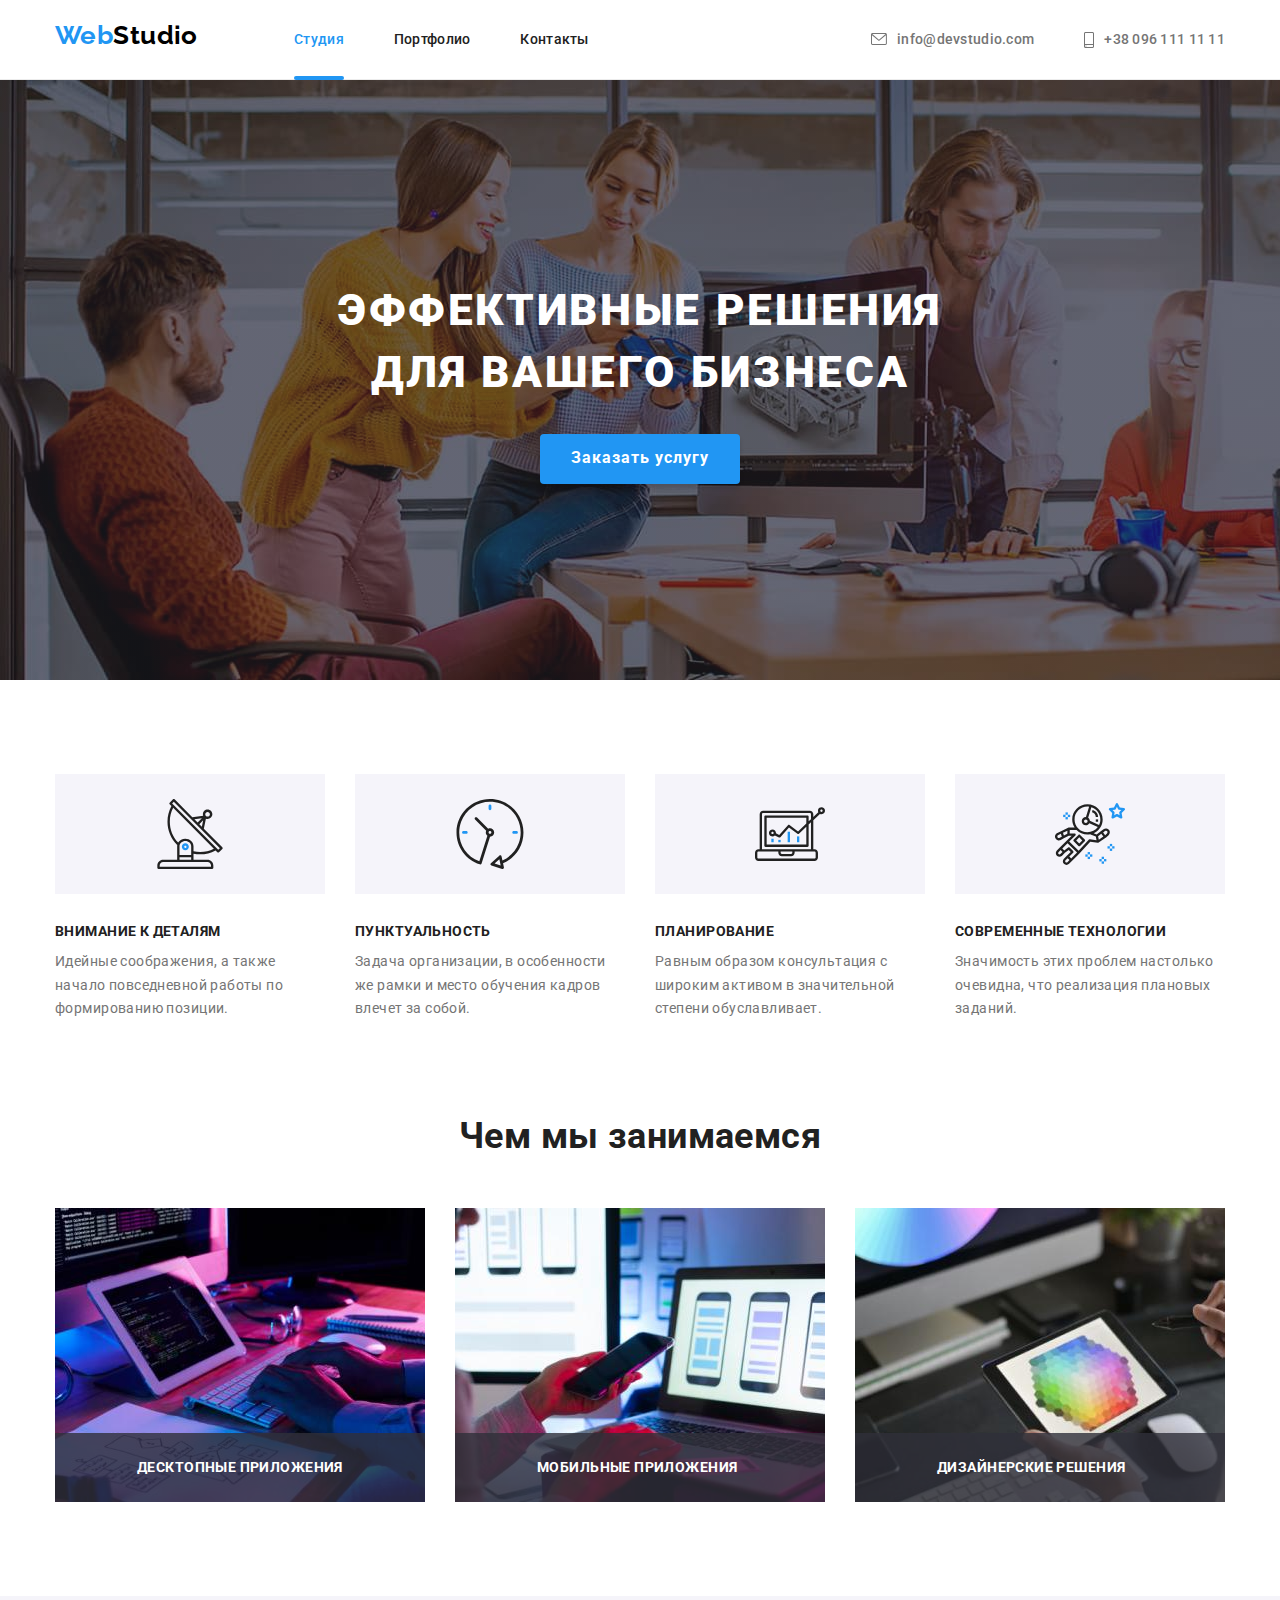
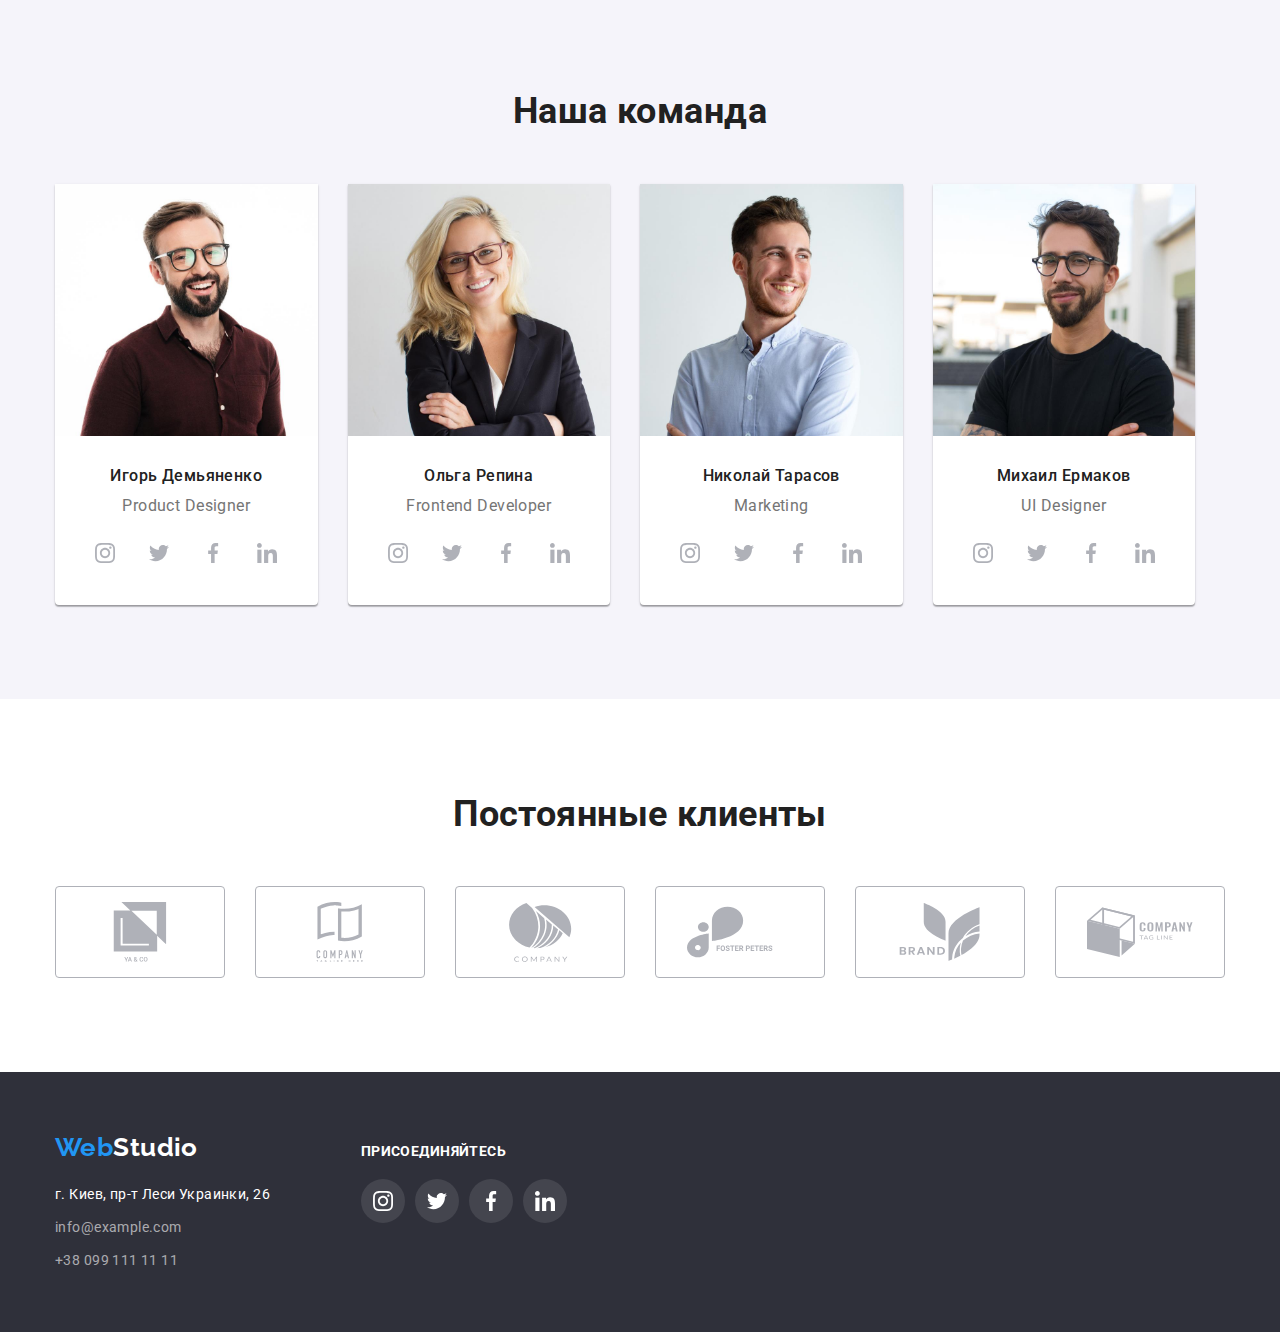
<file: index.html>
<!DOCTYPE html>
<html lang="ru">
  <head>
    <meta http-equiv="X-UA-Compatible" content="IE=edge" />
    <meta charset="UTF-8" />
    <meta name="viewport" content="width=device-width, initial-scale=1.0" />
    <title>WebStudio</title>
    <link rel="preconnect" href="https://fonts.gstatic.com" />
    <!-- Connecting Google fonts -->
    <link
      href="https://fonts.googleapis.com/css2?family=Raleway:wght@700&family=Roboto:wght@400;500;700;900&display=swap"
      rel="stylesheet"
    />
    <!-- Connecting CSS Styles -->
    <link
      rel="stylesheet"
      href="https://cdnjs.cloudflare.com/ajax/libs/modern-normalize/1.0.0/modern-normalize.min.css"
    />
    <link rel="stylesheet" href="css/styles.css" />
  </head>
  <body>
    <!-- Header -->
    <header class="page-header">
      <!-- Main navigation -->
      <div class="container">
        <nav>
          <!-- A logo is always a link -->
          <a class="link logo" href="./index.html" lang="en"
            ><span class="logo-accent">Web</span>Studio</a
          >

          <ul class="list site-nav">
            <li class="item">
              <a class="link current" href="./index.html">Студия</a>
            </li>
            <li class="item">
              <a class="link" href="./portfolio.html">Портфолио</a>
            </li>
            <li class="item"><a class="link" href="#">Контакты</a></li>
          </ul>
        </nav>

        <ul class="list site-nav-contacts">
          <li class="item">
            <a class="link contacts-link" href="mailto:info@devstudio.com">
              <svg class="email-icon" width="16" height="12">
                <use href="./images/icons/sprite.svg#icon-envelope"></use>
              </svg>
              info@devstudio.com
            </a>
          </li>
          <li class="item">
            <a class="link contacts-link" href="tel:+380961111111">
              <svg class="smartphone-icon" width="10" height="16">
                <use href="./images/icons/sprite.svg#icon-smartphone"></use>
              </svg>
              +38 096 111 11 11</a
            >
          </li>
        </ul>
      </div>
    </header>

    <!-- Unique page content -->
    <main>
      <!-- Hero section -->
      <section class="hero-section">
        <div class="hero-overlay">
          <h1 class="title page-title">
            Эффективные решения для вашего бизнеса
          </h1>
          <button type="button" class="hero-button" data-modal-open>
            Заказать услугу
          </button>
        </div>
      </section>

      <!-- Advantages section -->
      <section class="section">
        <div class="container">
          <h2 class="title section-title visually-hidden">Наши преимущества</h2>
          <!-- Hide in CSS -->

          <ul class="list advantages-list">
            <li class="item">
              <div class="advantages-icon-wrap">
                <svg width="70" height="70">
                  <use href="./images/icons/sprite.svg#icon-antenna"></use>
                </svg>
              </div>
              <h3 class="title advantages-title">Внимание к деталям</h3>
              <p>
                Идейные соображения, а также начало повседневной работы по
                формированию позиции.
              </p>
            </li>
            <li class="item">
              <div class="advantages-icon-wrap">
                <svg width="70" height="70">
                  <use href="./images/icons/sprite.svg#icon-clock"></use>
                </svg>
              </div>
              <h3 class="title advantages-title">Пунктуальность</h3>
              <p>
                Задача организации, в особенности же рамки и место обучения
                кадров влечет за собой.
              </p>
            </li>
            <li class="item">
              <div class="advantages-icon-wrap">
                <svg width="70" height="70">
                  <use href="./images/icons/sprite.svg#icon-diagram"></use>
                </svg>
              </div>
              <h3 class="title advantages-title">Планирование</h3>
              <p>
                Равным образом консультация с широким активом в значительной
                степени обуславливает.
              </p>
            </li>
            <li class="item">
              <div class="advantages-icon-wrap">
                <svg width="70" height="70">
                  <use href="./images/icons/sprite.svg#icon-astronaut"></use>
                </svg>
              </div>
              <h3 class="title advantages-title">Современные технологии</h3>
              <p>
                Значимость этих проблем настолько очевидна, что реализация
                плановых заданий.
              </p>
            </li>
          </ul>
        </div>
      </section>

      <!-- What we do section-->
      <section class="what-we-do-section">
        <div class="container">
          <h2 class="title section-title what-we-do-title">
            Чем мы занимаемся
          </h2>

          <ul class="list what-we-do-list">
            <li class="item">
              <div class="what-we-do-image-wrap">
                <img
                  src="./images/what-we-do/img1.jpg"
                  alt="Программист, работающий на планшете"
                  width="370"
                />
                <div class="what-we-do-image-overlay">
                  <p class="what-we-do-image-text">Десктопные приложения</p>
                </div>
              </div>
            </li>

            <li class="item">
              <div class="what-we-do-image-wrap">
                <img
                  src="./images/what-we-do/img2.jpg"
                  alt="Лэптоп с примерами работ"
                  width="370"
                />
                <div class="what-we-do-image-overlay">
                  <p class="what-we-do-image-text">Мобильные приложения</p>
                </div>
              </div>
            </li>

            <li class="item">
              <div class="what-we-do-image-wrap">
                <img
                  src="./images/what-we-do/img3.jpg"
                  alt="Планшет с цветовой палитрой"
                  width="370"
                />
                <div class="what-we-do-image-overlay">
                  <p class="what-we-do-image-text">Дизайнерские решения</p>
                </div>
              </div>
            </li>
          </ul>
        </div>
      </section>

      <!-- Our team section -->
      <section class="section team-section">
        <div class="container">
          <h2 class="title section-title team-title">Наша команда</h2>

          <ul class="list team-list">
            <li class="item">
              <img
                src="./images/our-team/igor.jpg"
                alt="Игорь Демьяненко"
                width="270"
              />

              <div class="team-info">
                <h3 class="title team-names">Игорь Демьяненко</h3>
                <p class="team-position" lang="en">Product Designer</p>
              </div>
              <ul class="list social-icons">
                <li class="social-icons-item">
                  <a
                    href=""
                    class="social-icons-link"
                    target="_blank"
                    rel="noopener noreferrer"
                  >
                    <svg class="social-icons-svg" width="20" height="20">
                      <use
                        href="./images/icons/sprite.svg#icon-instagram"
                      ></use></svg
                  ></a>
                </li>
                <li class="social-icons-item">
                  <a
                    href=""
                    class="social-icons-link"
                    target="_blank"
                    rel="noopener noreferrer"
                  >
                    <svg class="social-icons-svg" width="20" height="20">
                      <use
                        href="./images/icons/sprite.svg#icon-twitter"
                      ></use></svg
                  ></a>
                </li>
                <li class="social-icons-item">
                  <a
                    href=""
                    class="social-icons-link"
                    target="_blank"
                    rel="noopener noreferrer"
                  >
                    <svg class="social-icons-svg" width="20" height="20">
                      <use
                        href="./images/icons/sprite.svg#icon-facebook"
                      ></use></svg
                  ></a>
                </li>
                <li class="social-icons-item">
                  <a
                    href=""
                    class="social-icons-link"
                    target="_blank"
                    rel="noopener noreferrer"
                  >
                    <svg class="social-icons-svg" width="20" height="20">
                      <use
                        href="./images/icons/sprite.svg#icon-linkedin"
                      ></use></svg
                  ></a>
                </li>
              </ul>
            </li>

            <li class="item">
              <img
                src="./images/our-team/olga.jpg"
                alt="Ольга Репина"
                width="270"
              />

              <div class="team-info">
                <h3 class="title team-names">Ольга Репина</h3>
                <p class="team-position" lang="en">Frontend Developer</p>
              </div>
              <ul class="list social-icons">
                <li class="social-icons-item">
                  <a
                    href=""
                    class="social-icons-link"
                    target="_blank"
                    rel="noopener noreferrer"
                  >
                    <svg class="social-icons-svg" width="20" height="20">
                      <use
                        href="./images/icons/sprite.svg#icon-instagram"
                      ></use></svg
                  ></a>
                </li>
                <li class="social-icons-item">
                  <a
                    href=""
                    class="social-icons-link"
                    target="_blank"
                    rel="noopener noreferrer"
                  >
                    <svg class="social-icons-svg" width="20" height="20">
                      <use
                        href="./images/icons/sprite.svg#icon-twitter"
                      ></use></svg
                  ></a>
                </li>
                <li class="social-icons-item">
                  <a
                    href=""
                    class="social-icons-link"
                    target="_blank"
                    rel="noopener noreferrer"
                  >
                    <svg class="social-icons-svg" width="20" height="20">
                      <use
                        href="./images/icons/sprite.svg#icon-facebook"
                      ></use></svg
                  ></a>
                </li>
                <li class="social-icons-item">
                  <a
                    href=""
                    class="social-icons-link"
                    target="_blank"
                    rel="noopener noreferrer"
                  >
                    <svg class="social-icons-svg" width="20" height="20">
                      <use
                        href="./images/icons/sprite.svg#icon-linkedin"
                      ></use></svg
                  ></a>
                </li>
              </ul>
            </li>

            <li class="item">
              <img
                src="./images/our-team/nick.jpg"
                alt="Николай Тарасов"
                width="270"
              />

              <div class="team-info">
                <h3 class="title team-names">Николай Тарасов</h3>
                <p class="team-position" lang="en">Marketing</p>
              </div>
              <ul class="list social-icons">
                <li class="social-icons-item">
                  <a
                    href=""
                    class="social-icons-link"
                    target="_blank"
                    rel="noopener noreferrer"
                  >
                    <svg class="social-icons-svg" width="20" height="20">
                      <use
                        href="./images/icons/sprite.svg#icon-instagram"
                      ></use></svg
                  ></a>
                </li>
                <li class="social-icons-item">
                  <a
                    href=""
                    class="social-icons-link"
                    target="_blank"
                    rel="noopener noreferrer"
                  >
                    <svg class="social-icons-svg" width="20" height="20">
                      <use
                        href="./images/icons/sprite.svg#icon-twitter"
                      ></use></svg
                  ></a>
                </li>
                <li class="social-icons-item">
                  <a
                    href=""
                    class="social-icons-link"
                    target="_blank"
                    rel="noopener noreferrer"
                  >
                    <svg class="social-icons-svg" width="20" height="20">
                      <use
                        href="./images/icons/sprite.svg#icon-facebook"
                      ></use></svg
                  ></a>
                </li>
                <li class="social-icons-item">
                  <a
                    href=""
                    class="social-icons-link"
                    target="_blank"
                    rel="noopener noreferrer"
                  >
                    <svg class="social-icons-svg" width="20" height="20">
                      <use
                        href="./images/icons/sprite.svg#icon-linkedin"
                      ></use></svg
                  ></a>
                </li>
              </ul>
            </li>

            <li class="item">
              <img
                src="./images/our-team/mikhail.jpg"
                alt="Михаил Ермаков"
                width="270"
              />

              <div class="team-info">
                <h3 class="title team-names">Михаил Ермаков</h3>
                <p class="team-position" lang="en">UI Designer</p>
              </div>
              <ul class="list social-icons">
                <li class="social-icons-item">
                  <a
                    href=""
                    class="social-icons-link"
                    target="_blank"
                    rel="noopener noreferrer"
                  >
                    <svg class="social-icons-svg" width="20" height="20">
                      <use
                        href="./images/icons/sprite.svg#icon-instagram"
                      ></use></svg
                  ></a>
                </li>
                <li class="social-icons-item">
                  <a
                    href=""
                    class="social-icons-link"
                    target="_blank"
                    rel="noopener noreferrer"
                  >
                    <svg class="social-icons-svg" width="20" height="20">
                      <use
                        href="./images/icons/sprite.svg#icon-twitter"
                      ></use></svg
                  ></a>
                </li>
                <li class="social-icons-item">
                  <a
                    href=""
                    class="social-icons-link"
                    target="_blank"
                    rel="noopener noreferrer"
                  >
                    <svg class="social-icons-svg" width="20" height="20">
                      <use
                        href="./images/icons/sprite.svg#icon-facebook"
                      ></use></svg
                  ></a>
                </li>
                <li class="social-icons-item">
                  <a
                    href=""
                    class="social-icons-link"
                    target="_blank"
                    rel="noopener noreferrer"
                  >
                    <svg class="social-icons-svg" width="20" height="20">
                      <use
                        href="./images/icons/sprite.svg#icon-linkedin"
                      ></use></svg
                  ></a>
                </li>
              </ul>
            </li>
          </ul>
        </div>
      </section>

      <!-- Our clients -->
      <section class="section">
        <div class="container">
          <h2 class="title section-title clients-section-title">
            Постоянные клиенты
          </h2>
          <ul class="list clients-list">
            <li class="clients-list-item">
              <a
                href=""
                class="clients-list-link"
                target="_blank"
                rel="noopener noreferrer"
                ><div class="clients-list-item-wrap">
                  <svg class="clients-list-svg" width="106" height="60">
                    <use href="./images/icons/sprite.svg#icon-client-1"></use>
                  </svg>
                </div>
              </a>
            </li>
            <li class="clients-list-item">
              <a
                href=""
                class="clients-list-link"
                target="_blank"
                rel="noopener noreferrer"
                ><div class="clients-list-item-wrap">
                  <svg class="clients-list-svg" width="106" height="60">
                    <use href="./images/icons/sprite.svg#icon-client-2"></use>
                  </svg></div
              ></a>
            </li>
            <li class="clients-list-item">
              <a
                href=""
                class="clients-list-link"
                target="_blank"
                rel="noopener noreferrer"
                ><div class="clients-list-item-wrap">
                  <svg class="clients-list-svg" width="106" height="60">
                    <use href="./images/icons/sprite.svg#icon-client-3"></use>
                  </svg></div
              ></a>
            </li>
            <li class="clients-list-item">
              <a
                href=""
                class="clients-list-link"
                target="_blank"
                rel="noopener noreferrer"
                ><div class="clients-list-item-wrap">
                  <svg class="clients-list-svg" width="106" height="60">
                    <use href="./images/icons/sprite.svg#icon-client-4"></use>
                  </svg></div
              ></a>
            </li>
            <li class="clients-list-item">
              <a
                href=""
                class="clients-list-link"
                target="_blank"
                rel="noopener noreferrer"
                ><div class="clients-list-item-wrap">
                  <svg class="clients-list-svg" width="106" height="60">
                    <use href="./images/icons/sprite.svg#icon-client-5"></use>
                  </svg></div
              ></a>
            </li>
            <li class="clients-list-item">
              <a
                href=""
                class="clients-list-link"
                target="_blank"
                rel="noopener noreferrer"
                ><div class="clients-list-item-wrap">
                  <svg class="clients-list-svg" width="106" height="60">
                    <use href="./images/icons/sprite.svg#icon-client-6"></use>
                  </svg></div
              ></a>
            </li>
          </ul>
        </div>
      </section>
    </main>

    <!-- Footer -->
    <footer class="footer">
      <div class="container footer-container">
        <address class="address">
          <a class="link logo logo-footer" href="/" lang="en"
            ><span class="logo-accent">Web</span>Studio</a
          >
          <p class="footer-address-text">г. Киев, пр-т Леси Украинки, 26</p>
          <ul class="list footer-contacts">
            <li class="item">
              <a class="link" href="mailto:info@example.com"
                >info@example.com</a
              >
            </li>
            <li class="item">
              <a class="link" href="tel:+380991111111">+38 099 111 11 11</a>
            </li>
          </ul>
        </address>
        <!-- Join us socials -->
        <div class="join-us-footer">
          <p class="join-us-footer-title">Присоединяйтесь</p>
          <ul class="list social-icons">
            <li class="social-icons-item">
              <a
                href=""
                class="footer-social-icons-link"
                target="_blank"
                rel="noopener noreferrer"
              >
                <svg class="footer-social-icons-svg" width="20" height="20">
                  <use
                    href="./images/icons/sprite.svg#icon-instagram"
                  ></use></svg
              ></a>
            </li>
            <li class="social-icons-item">
              <a
                href=""
                class="footer-social-icons-link"
                target="_blank"
                rel="noopener noreferrer"
              >
                <svg class="footer-social-icons-svg" width="20" height="20">
                  <use href="./images/icons/sprite.svg#icon-twitter"></use></svg
              ></a>
            </li>
            <li class="social-icons-item">
              <a
                href=""
                class="footer-social-icons-link"
                target="_blank"
                rel="noopener noreferrer"
              >
                <svg class="footer-social-icons-svg" width="20" height="20">
                  <use
                    href="./images/icons/sprite.svg#icon-facebook"
                  ></use></svg
              ></a>
            </li>
            <li class="social-icons-item">
              <a
                href=""
                class="footer-social-icons-link"
                target="_blank"
                rel="noopener noreferrer"
              >
                <svg class="footer-social-icons-svg" width="20" height="20">
                  <use
                    href="./images/icons/sprite.svg#icon-linkedin"
                  ></use></svg
              ></a>
            </li>
          </ul>
        </div>
      </div>
    </footer>

    <!-- Order service modal -->
    <div class="backdrop is-hidden" data-modal>
      <div class="modal">
        <svg class="modal-close" width="30" height="30" data-modal-close>
          <use href="./images/icons/sprite.svg#icon-close"></use>
        </svg>
      </div>
    </div>
    <script src="./js/modal.js"></script>
  </body>
</html>
</file>
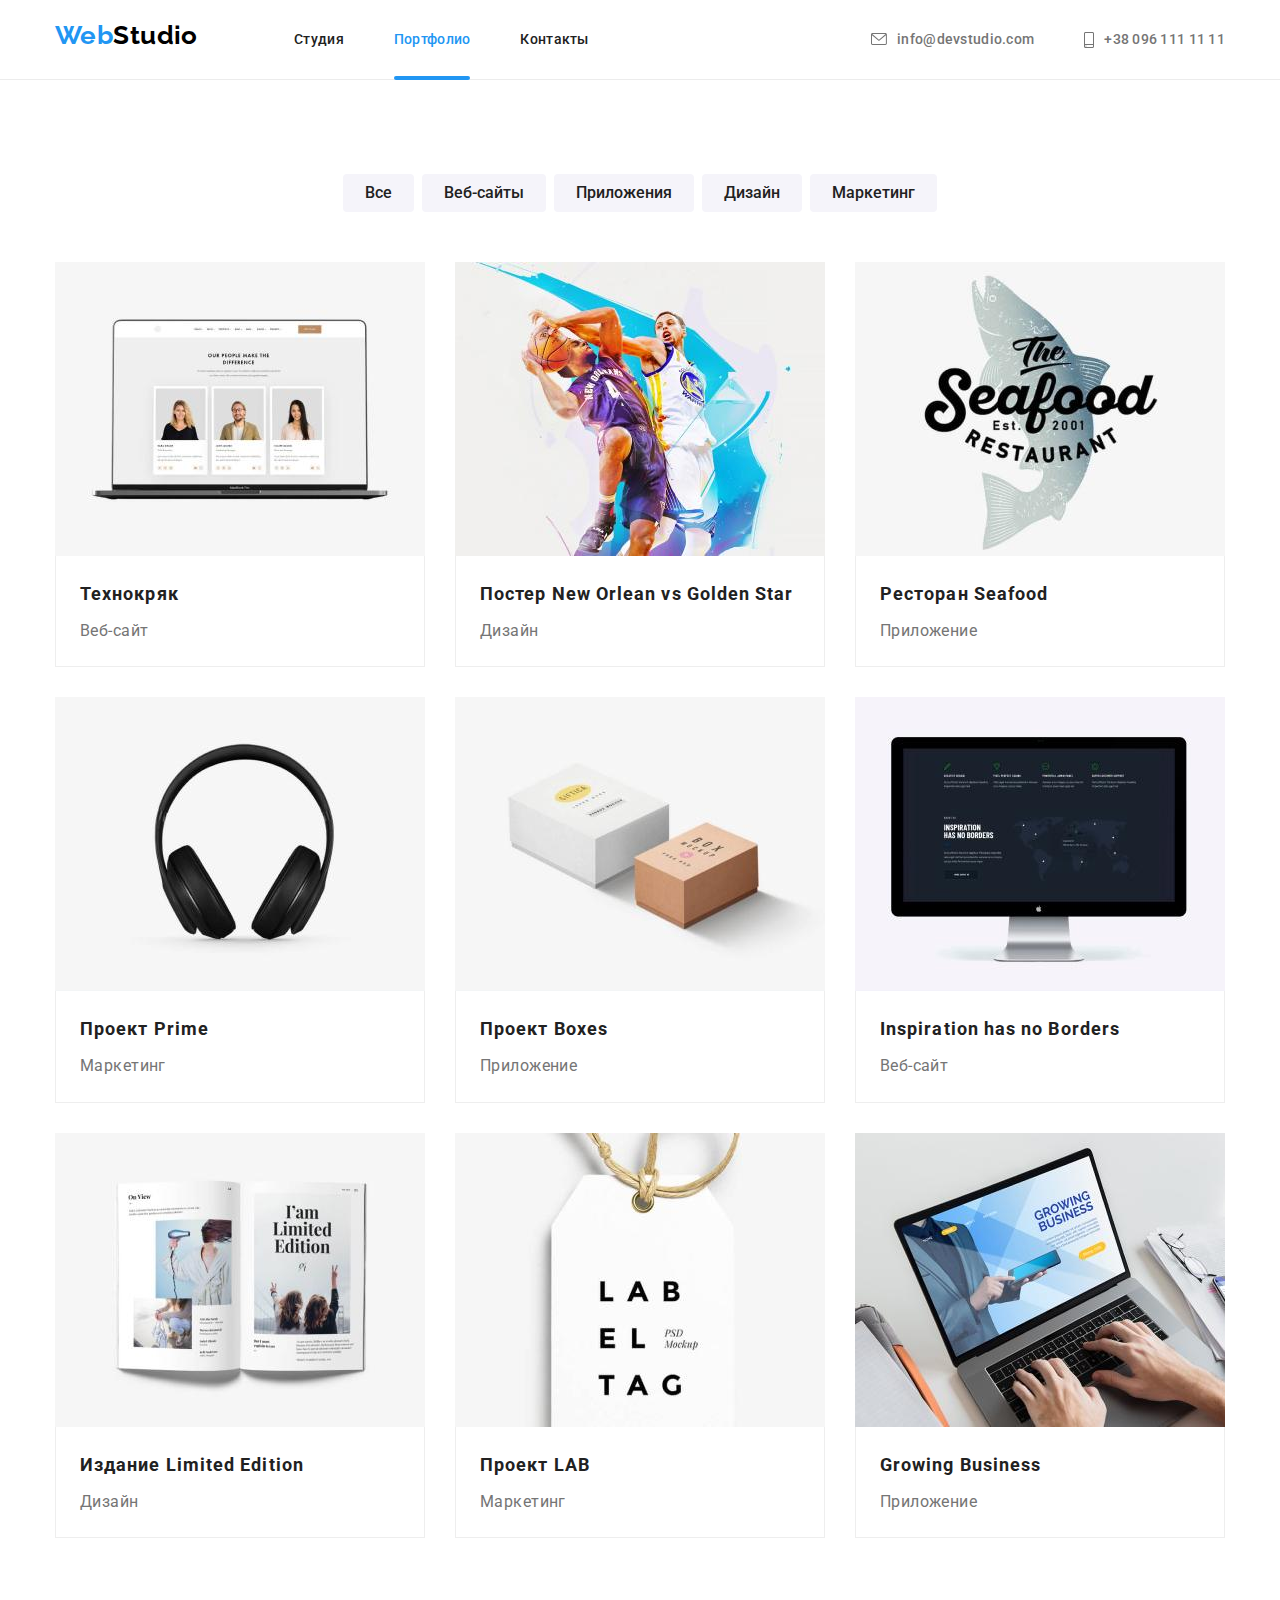
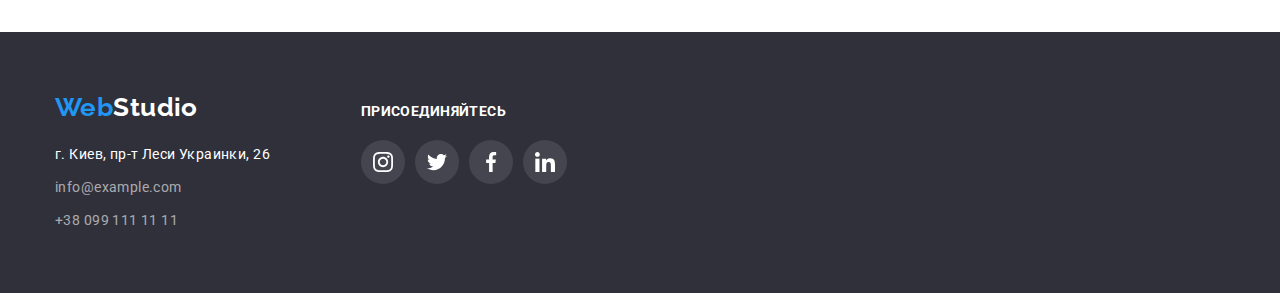
<file: portfolio.html>
<!DOCTYPE html>
<html lang="ru">
  <head>
    <meta charset="UTF-8" />
    <meta http-equiv="X-UA-Compatible" content="IE=edge" />
    <meta name="viewport" content="width=device-width, initial-scale=1.0" />
    <title>Portfolio</title>
    <link rel="preconnect" href="https://fonts.gstatic.com" />
    <!-- Connecting Google fonts-->
    <link
      href="https://fonts.googleapis.com/css2?family=Raleway:wght@700&family=Roboto:wght@400;500;700;900&display=swap"
      rel="stylesheet"
    />
    <!-- Connecting CSS Styles -->
    <link
      rel="stylesheet"
      href="https://cdnjs.cloudflare.com/ajax/libs/modern-normalize/1.0.0/modern-normalize.min.css"
    />
    <link rel="stylesheet" href="css/styles.css" />
  </head>
  <body>
    <!-- Header -->
    <header class="page-header">
      <!-- Main navigation -->
      <div class="container">
        <nav>
          <!-- A logo is always a link -->
          <a class="link logo" href="./index.html" lang="en"
            ><span class="logo-accent">Web</span>Studio</a
          >

          <ul class="list site-nav">
            <li class="item">
              <a class="link" href="./index.html">Студия</a>
            </li>
            <li class="item">
              <a class="link current" href="./portfolio.html">Портфолио</a>
            </li>
            <li class="item"><a class="link" href="#">Контакты</a></li>
          </ul>
        </nav>

        <ul class="list site-nav-contacts">
          <li class="item">
            <a class="link contacts-link" href="mailto:info@devstudio.com">
              <svg class="email-icon" width="16" height="12">
                <use href="./images/icons/sprite.svg#icon-envelope"></use>
              </svg>
              info@devstudio.com
            </a>
          </li>
          <li class="item">
            <a class="link contacts-link" href="tel:+380961111111">
              <svg class="smartphone-icon" width="10" height="16">
                <use href="./images/icons/sprite.svg#icon-smartphone"></use>
              </svg>
              +38 096 111 11 11</a
            >
          </li>
        </ul>
      </div>
    </header>

    <!-- Main container -->
    <main>
      <section class="section">
        <div class="container">
          <h1 class="title page-title visually-hidden">Наши работы</h1>
          <ul class="list filter">
            <li class="item">
              <button class="works-filter" type="button">Все</button>
            </li>
            <li class="item">
              <button class="works-filter" type="button">Веб-сайты</button>
            </li>
            <li class="item">
              <button class="works-filter" type="button">Приложения</button>
            </li>
            <li class="item">
              <button class="works-filter" type="button">Дизайн</button>
            </li>
            <li class="item">
              <button class="works-filter" type="button">Маркетинг</button>
            </li>
          </ul>

          <ul class="list works">
            <li class="item">
              <a
                class="link works-item-link"
                href=""
                target="_blank"
                rel="noopener noreferrer"
                ><div class="works-item-wrap">
                  <div class="works-image-thumb">
                    <img
                      src="./images/portfolio/technocrack.jpg"
                      alt="Веб-сайт Технокряк"
                      width="370"
                    />
                    <div class="works-image-overlay">
                      <div class="works-image-text">
                        <p>
                          Технокряк это современная площадка распространения
                          коронавируса. Компании используют эту платформу для
                          цифрового шпионажа и атак на защищённые сервера
                          конкурентов.
                        </p>
                      </div>
                    </div>
                  </div>

                  <div class="works-item-info">
                    <h3 class="title works-title">Технокряк</h3>
                    <p class="works-desc">Веб-сайт</p>
                  </div>
                </div></a
              >
            </li>
            <li class="item">
              <a
                class="link works-item-link"
                href=""
                target="_blank"
                rel="noopener noreferrer"
                ><div class="works-item-wrap">
                  <div class="works-image-thumb">
                    <img
                      src="./images/portfolio/neworlean.jpg"
                      alt="Постер New Orlean vs Golden Star"
                      width="370"
                    />
                    <div class="works-image-overlay">
                      <div class="works-image-text">
                        <p>
                          Технокряк это современная площадка распространения
                          коронавируса. Компании используют эту платформу для
                          цифрового шпионажа и атак на защищённые сервера
                          конкурентов.
                        </p>
                      </div>
                    </div>
                  </div>

                  <div class="works-item-info">
                    <h3 class="title works-title">
                      Постер <span lang="en">New Orlean vs Golden Star</span>
                    </h3>
                    <p class="works-desc">Дизайн</p>
                  </div>
                </div></a
              >
            </li>
            <li class="item">
              <a
                class="link works-item-link"
                href=""
                target="_blank"
                rel="noopener noreferrer"
                ><div class="works-item-wrap">
                  <div class="works-image-thumb">
                    <img
                      src="./images/portfolio/seafood.jpg"
                      alt="Ресторан Seafood"
                      width="370"
                    />
                    <div class="works-image-overlay">
                      <div class="works-image-text">
                        <p>
                          Технокряк это современная площадка распространения
                          коронавируса. Компании используют эту платформу для
                          цифрового шпионажа и атак на защищённые сервера
                          конкурентов.
                        </p>
                      </div>
                    </div>
                  </div>

                  <div class="works-item-info">
                    <h3 class="title works-title">
                      Ресторан <span lang="en">Seafood</span>
                    </h3>
                    <p class="works-desc">Приложение</p>
                  </div>
                </div></a
              >
            </li>
            <li class="item">
              <a
                class="link works-item-link"
                href=""
                target="_blank"
                rel="noopener noreferrer"
                ><div class="works-item-wrap">
                  <div class="works-image-thumb">
                    <img
                      src="./images/portfolio/prime.jpg"
                      alt="Проект Prime"
                      width="370"
                    />
                    <div class="works-image-overlay">
                      <div class="works-image-text">
                        <p>
                          Технокряк это современная площадка распространения
                          коронавируса. Компании используют эту платформу для
                          цифрового шпионажа и атак на защищённые сервера
                          конкурентов.
                        </p>
                      </div>
                    </div>
                  </div>

                  <div class="works-item-info">
                    <h3 class="title works-title">
                      Проект <span lang="en">Prime</span>
                    </h3>
                    <p class="works-desc">Маркетинг</p>
                  </div>
                </div></a
              >
            </li>
            <li class="item">
              <a
                class="link works-item-link"
                href=""
                target="_blank"
                rel="noopener noreferrer"
                ><div class="works-item-wrap">
                  <div class="works-image-thumb">
                    <img
                      src="./images/portfolio/boxes.jpg"
                      alt="Проект Boxes"
                      width="370"
                    />
                    <div class="works-image-overlay">
                      <div class="works-image-text">
                        <p>
                          Технокряк это современная площадка распространения
                          коронавируса. Компании используют эту платформу для
                          цифрового шпионажа и атак на защищённые сервера
                          конкурентов.
                        </p>
                      </div>
                    </div>
                  </div>

                  <div class="works-item-info">
                    <h3 class="title works-title">
                      Проект <span lang="en">Boxes</span>
                    </h3>
                    <p class="works-desc">Приложение</p>
                  </div>
                </div></a
              >
            </li>
            <li class="item">
              <a
                class="link works-item-link"
                href=""
                target="_blank"
                rel="noopener noreferrer"
                ><div class="works-item-wrap">
                  <div class="works-image-thumb">
                    <img
                      src="./images/portfolio/inspiration.jpg"
                      alt="Проект Inspiration has no Borders"
                      width="370"
                    />
                    <div class="works-image-overlay">
                      <div class="works-image-text">
                        <p>
                          Технокряк это современная площадка распространения
                          коронавируса. Компании используют эту платформу для
                          цифрового шпионажа и атак на защищённые сервера
                          конкурентов.
                        </p>
                      </div>
                    </div>
                  </div>

                  <div class="works-item-info">
                    <h3 class="title works-title" lang="en">
                      Inspiration has no Borders
                    </h3>
                    <p class="works-desc">Веб-сайт</p>
                  </div>
                </div></a
              >
            </li>
            <li class="item">
              <a
                class="link works-item-link"
                href=""
                target="_blank"
                rel="noopener noreferrer"
                ><div class="works-item-wrap">
                  <div class="works-image-thumb">
                    <img
                      src="./images/portfolio/limited-edition.jpg"
                      alt="Издание Limited Edition"
                      width="370"
                    />
                    <div class="works-image-overlay">
                      <div class="works-image-text">
                        <p>
                          Технокряк это современная площадка распространения
                          коронавируса. Компании используют эту платформу для
                          цифрового шпионажа и атак на защищённые сервера
                          конкурентов.
                        </p>
                      </div>
                    </div>
                  </div>

                  <div class="works-item-info">
                    <h3 class="title works-title">
                      Издание <span lang="en">Limited Edition</span>
                    </h3>
                    <p class="works-desc">Дизайн</p>
                  </div>
                </div></a
              >
            </li>
            <li class="item">
              <a
                class="link works-item-link"
                href=""
                target="_blank"
                rel="noopener noreferrer"
                ><div class="works-item-wrap">
                  <div class="works-image-thumb">
                    <img
                      src="./images/portfolio/lab.jpg"
                      alt="Проект LAB"
                      width="370"
                    />
                    <div class="works-image-overlay">
                      <div class="works-image-text">
                        <p>
                          Технокряк это современная площадка распространения
                          коронавируса. Компании используют эту платформу для
                          цифрового шпионажа и атак на защищённые сервера
                          конкурентов.
                        </p>
                      </div>
                    </div>
                  </div>

                  <div class="works-item-info">
                    <h3 class="title works-title">
                      Проект <span lang="en">LAB</span>
                    </h3>
                    <p class="works-desc">Маркетинг</p>
                  </div>
                </div></a
              >
            </li>
            <li class="item">
              <a
                class="link works-item-link"
                href=""
                target="_blank"
                rel="noopener noreferrer"
                ><div class="works-item-wrap">
                  <div class="works-image-thumb">
                    <img
                      src="./images/portfolio/growing-business.jpg"
                      alt="Проект Growing Business"
                      width="370"
                    />
                    <div class="works-image-overlay">
                      <div class="works-image-text">
                        <p>
                          Технокряк это современная площадка распространения
                          коронавируса. Компании используют эту платформу для
                          цифрового шпионажа и атак на защищённые сервера
                          конкурентов.
                        </p>
                      </div>
                    </div>
                  </div>

                  <div class="works-item-info">
                    <h3 class="title works-title" lang="en">
                      Growing Business
                    </h3>
                    <p class="works-desc">Приложение</p>
                  </div>
                </div></a
              >
            </li>
          </ul>
        </div>
      </section>
    </main>

    <!-- Footer -->
    <footer class="footer">
      <div class="container footer-container">
        <address class="address">
          <a class="link logo logo-footer" href="/" lang="en"
            ><span class="logo-accent">Web</span>Studio</a
          >
          <p class="footer-address-text">г. Киев, пр-т Леси Украинки, 26</p>
          <ul class="list footer-contacts">
            <li class="item">
              <a class="link" href="mailto:info@example.com"
                >info@example.com</a
              >
            </li>
            <li class="item">
              <a class="link" href="tel:+380991111111">+38 099 111 11 11</a>
            </li>
          </ul>
        </address>
        <!-- Join us socials -->
        <div class="join-us-footer">
          <p class="join-us-footer-title">Присоединяйтесь</p>
          <ul class="list social-icons">
            <li class="social-icons-item">
              <a
                href=""
                class="footer-social-icons-link"
                target="_blank"
                rel="noopener noreferrer"
              >
                <svg class="footer-social-icons-svg" width="20" height="20">
                  <use
                    href="./images/icons/sprite.svg#icon-instagram"
                  ></use></svg
              ></a>
            </li>
            <li class="social-icons-item">
              <a
                href=""
                class="footer-social-icons-link"
                target="_blank"
                rel="noopener noreferrer"
              >
                <svg class="footer-social-icons-svg" width="20" height="20">
                  <use href="./images/icons/sprite.svg#icon-twitter"></use></svg
              ></a>
            </li>
            <li class="social-icons-item">
              <a
                href=""
                class="footer-social-icons-link"
                target="_blank"
                rel="noopener noreferrer"
              >
                <svg class="footer-social-icons-svg" width="20" height="20">
                  <use
                    href="./images/icons/sprite.svg#icon-facebook"
                  ></use></svg
              ></a>
            </li>
            <li class="social-icons-item">
              <a
                href=""
                class="footer-social-icons-link"
                target="_blank"
                rel="noopener noreferrer"
              >
                <svg class="footer-social-icons-svg" width="20" height="20">
                  <use
                    href="./images/icons/sprite.svg#icon-linkedin"
                  ></use></svg
              ></a>
            </li>
          </ul>
        </div>
      </div>
    </footer>
  </body>
</html>
</file>
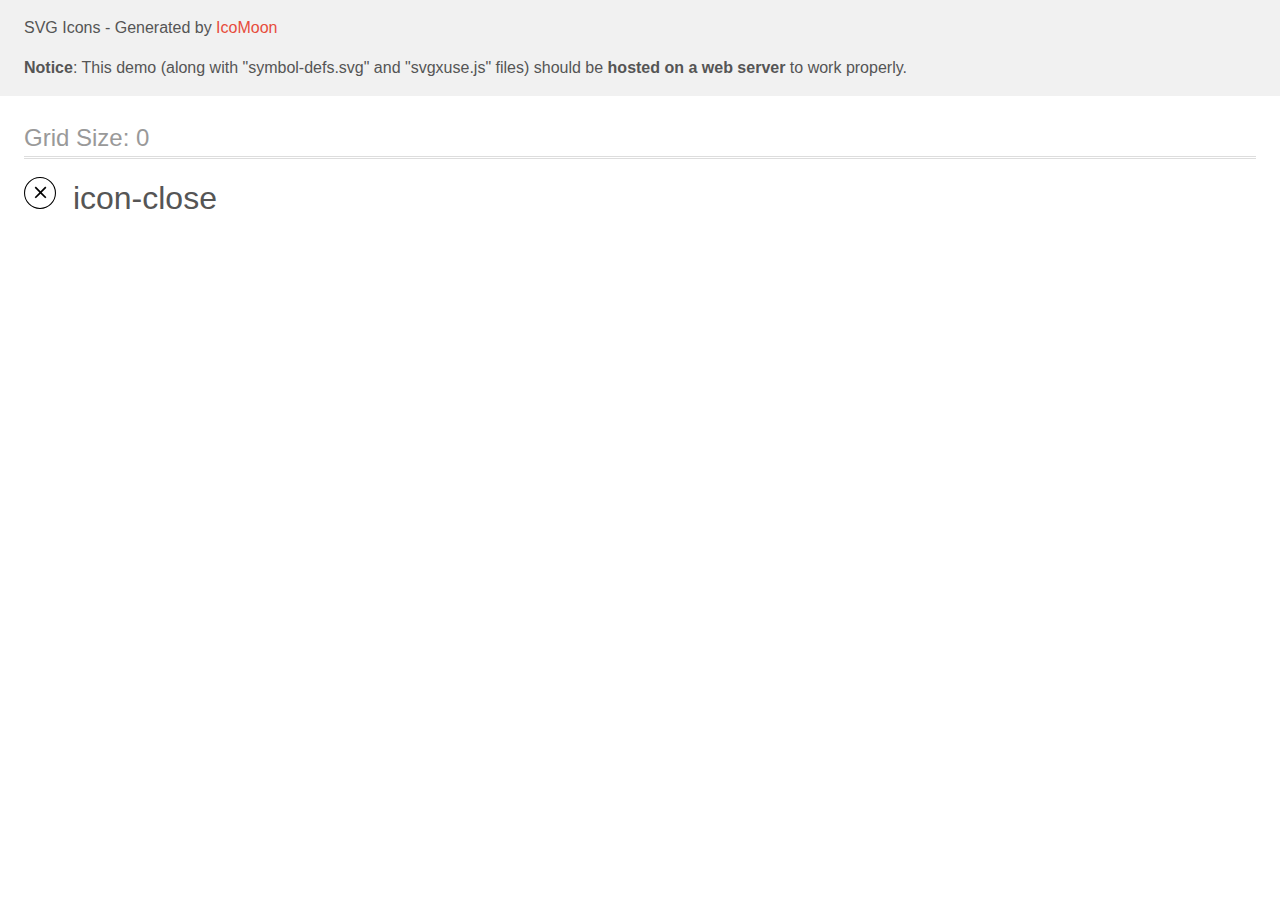
<file: images/icons/icomoon/demo-external-svg.html>
<!doctype html>
<html>
<head>
    <title>IcoMoon - SVG Icons</title>
    <meta charset="utf-8">
    <meta name="viewport" content="width=device-width, initial-scale=1">
    <link rel="stylesheet" href="demo-files/demo.css">
    <link rel="stylesheet" href="style.css">
</head>
<body>
<header class="bgc1 clearfix">
<div class="mhl">
    <p>SVG Icons - Generated by <a href="https://icomoon.io/app">IcoMoon</a></p><p><strong>Notice</strong>: This demo (along with "symbol-defs.svg" and "svgxuse.js" files) should be <b>hosted on a web server</b> to work properly.</p>
</div>
</header>
    <div class="clearfix mhl ptl">
        <h1 class="mvm mtn fgc1">Grid Size: 0</h1>
        <div class="glyph fs1">
            <div class="clearfix pbs">
                <svg class="icon icon-close"><use xlink:href="symbol-defs.svg#icon-close"></use></svg><span class="name"> icon-close</span>
            </div>
        </div>
  </div>
<script defer src="svgxuse.js"></script>
</body>
</html>
</file>
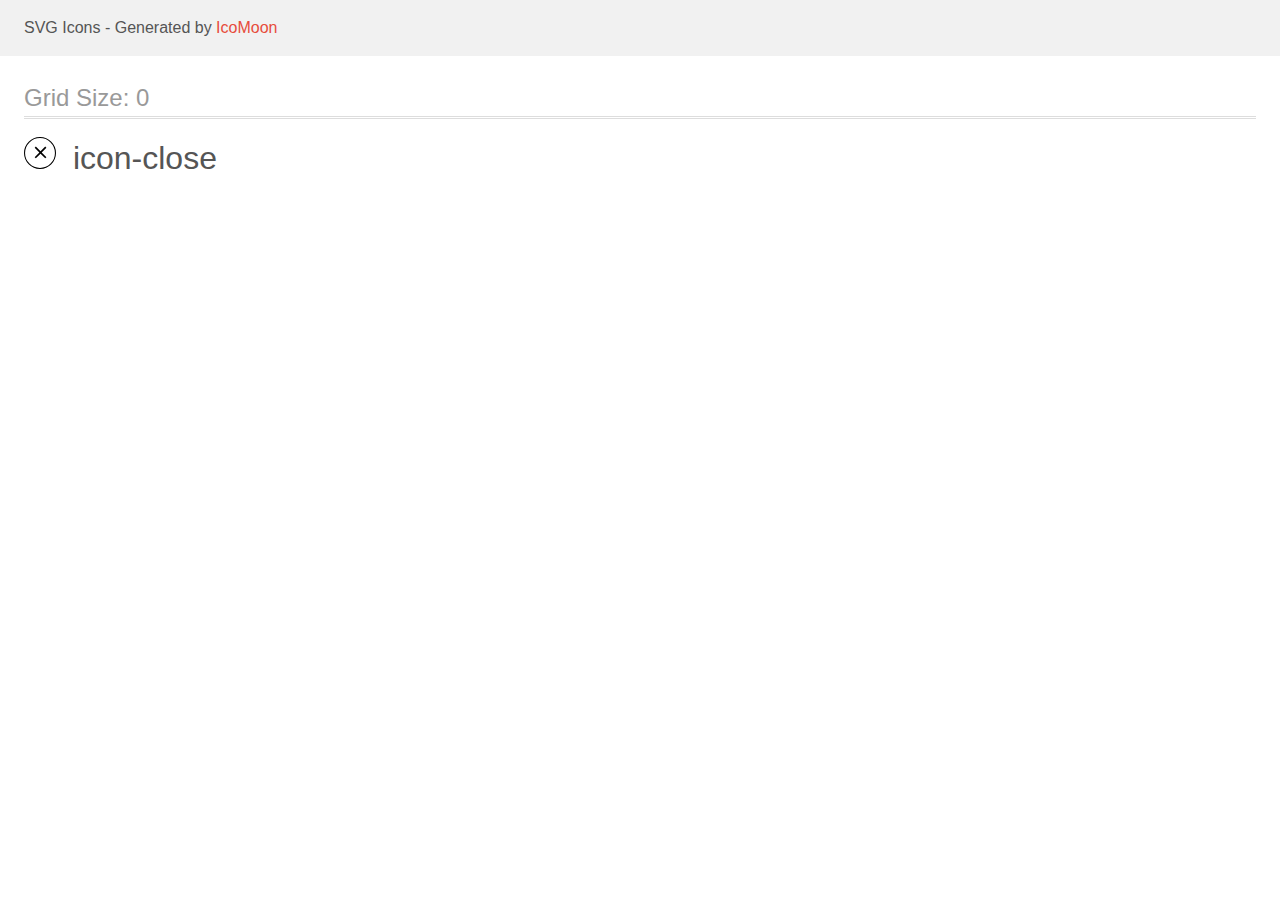
<file: images/icons/icomoon/demo.html>
<!doctype html>
<html>
<head>
    <title>IcoMoon - SVG Icons</title>
    <meta charset="utf-8">
    <meta name="viewport" content="width=device-width, initial-scale=1">
    <link rel="stylesheet" href="demo-files/demo.css">
    <link rel="stylesheet" href="style.css">
</head>
<body>
<svg aria-hidden="true" style="position: absolute; width: 0; height: 0; overflow: hidden;" version="1.1" xmlns="http://www.w3.org/2000/svg" xmlns:xlink="http://www.w3.org/1999/xlink">
<defs>
<symbol id="icon-close" viewBox="0 0 32 32">
<path fill="#fff" style="fill: var(--color1, #fff)" d="M32 16c0 8.837-7.163 16-16 16s-16-7.163-16-16c0-8.837 7.163-16 16-16s16 7.163 16 16z"></path>
<path fill="none" stroke="#000" style="stroke: var(--color2, #000)" stroke-linejoin="miter" stroke-linecap="butt" stroke-miterlimit="4" stroke-width="1.0667" d="M31.467 16c0 8.542-6.925 15.467-15.467 15.467s-15.467-6.925-15.467-15.467c0-8.542 6.925-15.467 15.467-15.467s15.467 6.925 15.467 15.467z"></path>
<path fill="#000" style="fill: var(--color2, #000)" d="M22.4 10.782l-1.182-1.182-4.685 4.685-4.685-4.685-1.182 1.182 4.685 4.685-4.685 4.685 1.182 1.182 4.685-4.685 4.685 4.685 1.182-1.182-4.685-4.685 4.685-4.685z"></path>
</symbol>
</defs>
</svg>

<header class="bgc1 clearfix">
<div class="mhl">
    <p>SVG Icons - Generated by <a href="https://icomoon.io/app">IcoMoon</a></p>
</div>
</header>
    <div class="clearfix mhl ptl">
        <h1 class="mvm mtn fgc1">Grid Size: 0</h1>
        <div class="glyph fs1">
            <div class="clearfix pbs">
                <svg class="icon icon-close"><use xlink:href="#icon-close"></use></svg><span class="name"> icon-close</span>
            </div>
        </div>
  </div>
<script defer src="svgxuse.js"></script>
</body>
</html>
</file>
<file: css/styles.css>
:root {
  --main-text-cl: #757575;
  --title-cl: #212121;
  --accent-cl: #2196f3;
  --logo-black-cl: #000000;

  --main-bg-cl: #ffffff;
  --alt-bg-cl: #f5f4fa;
  --dark-bg-text-cl: #ffffff;
  --hero-footer-bg-cl: #2f303a;
  --social-icons-cl: #afb1b8;

  --main-font: 'Roboto', sans-serif;
  --alt-font: 'Raleway', sans-serif;

  --works-card-gap: 30px;

  --timing-function: cubic-bezier(0.4, 0, 0.2, 1);
}

html {
  box-sizing: border-box;
}

h1,
h2,
h3,
h4,
h5,
h6,
p,
ul {
  margin: 0;
}

body {
  font-family: var(--main-font);
  font-size: 14px;
  line-height: 1.7;
  letter-spacing: 0.03em;
  color: var(--main-text-cl);
}

img {
  display: block;
  max-width: 100%;
}

/* Unility classes */

.container {
  width: 1200px;
  padding-left: 15px;
  padding-right: 15px;
  margin: 0 auto;
}

.link {
  color: inherit;
  text-decoration: none;

  transition: color 250ms var(--timing-function);
}

.link:hover,
.link:focus {
  color: var(--accent-cl);
}

.list {
  margin: 0;
  padding: 0;
  list-style: none;
}

.address {
  font-style: inherit;
}

/* Logo */

.logo {
  margin-right: 93px;
  font-family: var(--alt-font);
  font-weight: 700;
  font-size: 26px;
  line-height: 1.2;
  color: var(--logo-black-cl);
}

.logo-accent {
  color: var(--accent-cl);
}

.logo:hover,
.logo:focus {
  color: var(--logo-black-cl);
}

.logo-footer,
.logo-footer:hover,
.logo-footer:focus {
  color: var(--dark-bg-text-cl);
}

.section {
  padding-top: 94px;
  padding-bottom: 94px;
}

.what-we-do-section {
  padding-bottom: 94px;
}

/* Titles */

.title {
  color: var(--title-cl);
}

.page-title {
  display: block;
  width: 696px;
  margin: 0 auto;
  margin-bottom: 30px;

  font-weight: 900;
  font-size: 44px;
  line-height: 1.4;
  letter-spacing: 0.06em;
  text-transform: uppercase;
  text-align: center;
  color: var(--dark-bg-text-cl);
}

.section-title {
  font-weight: 700;
  font-size: 36px;
  line-height: 1.2;
  text-align: center;
}

.advantages-title {
  font-size: inherit;
  font-weight: 700;
  line-height: 1.1;
  text-transform: uppercase;
}

/* Header and navigation */

.page-header {
  border-bottom: 1px solid #ececec;
}

.page-header .container {
  display: flex;
  align-items: center;
}

.site-nav {
  display: inline-flex;
  font-weight: 500;
  line-height: 1.1;
  letter-spacing: 0.02em;
  color: var(--title-cl);
}

.site-nav .item:not(:last-child) {
  margin-right: 50px;
}

/* .site-nav .item + .item {
  margin-left: 50px;
} */

.site-nav-contacts {
  margin-left: auto;
  display: flex;
  color: currentColor;
  font-weight: 500;
  letter-spacing: 0.02em;
  line-height: 1.1;
}

.site-nav-contacts .item + .item {
  margin-left: 50px;
}

.site-nav .link.current {
  color: var(--accent-cl);
}

.site-nav .link {
  display: block;
  padding: 32px 0;
  position: relative;
}

.site-nav .link.current::after {
  /* display: block; */
  position: absolute;
  bottom: 0;
  left: 0;

  content: '';
  width: 100%;
  height: 4px;
  border-radius: 2px;
  background-color: var(--accent-cl);
  transform: translateY(1px);
}

.contacts-link {
  display: flex;
  align-items: center;
}

.email-icon {
  margin-right: 10px;
  fill: currentColor;
}

.smartphone-icon {
  margin-right: 10px;
  fill: currentColor;
}

/* Hero section */

.hero-section {
  text-align: center;
}

.hero-overlay {
  margin: 0 auto;
  padding-top: 200px;
  padding-bottom: 200px;
  max-width: 1600px;
  height: 600px;
  background: linear-gradient(
      to right,
      rgba(47, 48, 58, 0.4),
      rgba(47, 48, 58, 0.4)
    ),
    url('../images/hero.jpg');
}

.hero-button {
  width: 200px;
  height: 50px;
  padding: 0;

  font-weight: 700;
  font-size: 16px;
  line-height: 1.9;
  letter-spacing: 0.06em;
  color: var(--dark-bg-text-cl);

  border: 1px solid transparent;
  border-radius: 4px;
  background: var(--accent-cl);
  box-shadow: 0px 4px 4px rgba(0, 0, 0, 0.15);
  color: var(--dark-bg-text-cl);
}

.hero-button:hover {
  cursor: pointer;
}

/* .hero-button-text {
  font-weight: 700;
  font-size: 16px;
  line-height: 1.9;
  letter-spacing: 0.06em;
  color: var(--dark-bg-text-cl);
} */

/* Advantages section */

.advantages-list {
  display: flex;
}

.advantages-list .item {
  flex-basis: calc(100% / 4 - 30px);
}

.advantages-list .item:not(:last-child) {
  margin-right: 30px;
}

.advantages-title {
  margin-bottom: 10px;
}

.advantages-icon-wrap {
  width: 270px;
  height: 120px;
  margin-bottom: 30px;
  padding: 25px 100px;
  background-color: var(--alt-bg-cl);
}

/* What we do section */

.what-we-do-title {
  margin-bottom: 50px;
}

.what-we-do-list {
  display: flex;
}

.what-we-do-list .item:not(:last-child) {
  margin-right: 30px;
}

.what-we-do-image-wrap {
  position: relative;
}

.what-we-do-image-overlay {
  position: absolute;
  bottom: 0;
  left: 0;

  width: 100%;
  padding: 27px 82px;
  background: rgba(47, 48, 58, 0.8);
}

.what-we-do-image-overlay .what-we-do-image-text {
  font-weight: 700;
  line-height: 1.1;
  text-transform: uppercase;
  color: var(--dark-bg-text-cl);
}

/* Our Team */

.team-section {
  background-color: var(--alt-bg-cl);
}

.team-title {
  margin-bottom: 50px;
}

.team-list {
  display: flex;
}

.team-list .item {
  padding-bottom: 30px;
  flex-basis: calc(100% / 4 - 30px);
  text-align: center;
  background: var(--main-bg-cl);
  border-radius: 0px 0px 4px 4px;
  box-shadow: 0px 1px 3px rgba(0, 0, 0, 0.12), 0px 1px 1px rgba(0, 0, 0, 0.14),
    0px 2px 1px rgba(0, 0, 0, 0.2);
}

.team-list .item:not(:last-child) {
  margin-right: 30px;
}

.team-info {
  padding: 30px 55px 16px 55px;
}

.team-names {
  margin-bottom: 10px;
  font-weight: 500;
  font-size: 16px;
  line-height: 1.2;
}

.team-position {
  font-size: 16px;
  line-height: 1.2;
}

.social-icons {
  display: inline-flex;
}

.social-icons-svg {
  fill: var(--social-icons-cl);

  transition: fill 250ms var(--timing-function);
}

.social-icons-link:hover .social-icons-svg,
.social-icons-link:focus .social-icons-svg {
  fill: var(--dark-bg-text-cl);
}

.social-icons-link {
  display: flex;
  align-items: center;
  justify-content: center;
  width: 44px;
  height: 44px;
  border-radius: 50%;
  background-color: var(--main-bg-cl);

  transition: background-color 250ms var(--timing-function);
}

.social-icons-link:hover,
.social-icons-link:focus {
  background-color: var(--accent-cl);
}

.social-icons-item:not(:last-child) {
  margin-right: 10px;
}

/* Our clients */

.clients-section-title {
  margin-bottom: 50px;
}

.clients-list {
  display: flex;
}

.clients-list-item:not(:last-child) {
  margin-right: 30px;
}

.clients-list-item-wrap {
  /* padding: 16px 32px; */
  display: flex;
  align-items: center;
  justify-content: center;
  width: 170px;
  height: 92px;
  border: 1px solid var(--social-icons-cl);
  border-radius: 4px;

  transition: border-color 250ms var(--timing-function),
    box-shadow 250ms var(--timing-function);
}

.clients-list-svg {
  fill: var(--social-icons-cl);

  transition: fill 250ms var(--timing-function);
}

.clients-list-link:hover .clients-list-svg {
  fill: var(--accent-cl);
}

.clients-list-link:hover .clients-list-item-wrap {
  border-color: var(--accent-cl);
  box-shadow: 0px 4px 4px rgba(0, 0, 0, 0.25);
}

/* Portfolio Page */

/* Works filter */

.filter {
  display: flex;
  justify-content: center;
  margin-bottom: 50px;
}

.filter .item:not(:last-child) {
  margin-right: 8px;
}

.works {
  display: flex;
  flex-wrap: wrap;
  margin-left: calc(-1 * var(--works-card-gap));
  margin-top: calc(-1 * var(--works-card-gap));
}

.works .item {
  flex-basis: calc(100% / 3 - var(--works-card-gap));
  margin-left: var(--works-card-gap);
  margin-top: var(--works-card-gap);
  background: var(--main-bg-cl);
}

.works-item-info {
  padding: 20px 24px;
  border-left: 1px solid #eeeeee;
  border-right: 1px solid #eeeeee;
  border-bottom: 1px solid #eeeeee;
}

.works-filter {
  padding: 6px 22px;
  font-weight: 500;
  font-size: 16px;
  line-height: 1.6;
  text-align: center;
  color: var(--title-cl);
  background-color: var(--alt-bg-cl);
  border-radius: 4px;
  border: none;
  cursor: pointer;

  transition: background-color 250ms var(--timing-function),
    color 250ms var(--timing-function), box-shadow 250ms var(--timing-function);
}

.works-filter:hover,
.works-filter:focus {
  background-color: var(--accent-cl);
  color: var(--dark-bg-text-cl);
  box-shadow: 0px 3px 1px rgba(0, 0, 0, 0.1), 0px 1px 2px rgba(0, 0, 0, 0.08),
    0px 2px 2px rgba(0, 0, 0, 0.12);
}

/* Works description */

.works-desc {
  font-size: 16px;
  line-height: 1.9;
}

.works-image-thumb {
  position: relative;
  overflow: hidden;
}

.works-image-overlay {
  position: absolute;
  top: 0;
  left: 0;
  width: 100%;
  height: 100%;
  background: rgba(33, 150, 243, 0.9);

  transform: translateY(100%);
  transition: transform 250ms var(--timing-function);
}

.works-item-link:hover .works-image-overlay {
  transform: translateY(0);
}

.works-image-text {
  position: absolute;
  top: 0;
  left: 0;

  padding: 63px 24px;
  font-size: 18px;
  line-height: 1.6;
  color: var(--dark-bg-text-cl);

  /* opacity: 0; */
}

.works-item-link:hover .works-image-text {
  opacity: 1;
}

.works-item-wrap {
  transition: box-shadow 250ms var(--timing-function);
}

/* Не сделал переход т.к. здесь не происхоит видимого перехода */
.works-item-link:hover,
.works-item-link:focus {
  color: var(--main-text-cl);
}

.works-item-link:hover .works-item-wrap,
.works-item-link:focus .works-item-wrap {
  box-shadow: 0px 1px 1px rgba(0, 0, 0, 0.12), 0px 4px 4px rgba(0, 0, 0, 0.06),
    1px 4px 6px rgba(0, 0, 0, 0.16);
}

/* Works */

.works-title {
  margin-bottom: 4px;
  font-weight: 700;
  font-size: 18px;
  line-height: 2;
  letter-spacing: 0.06em;
}

/* Visually hidden */

.visually-hidden {
  position: absolute !important;
  clip: rect(1px 1px 1px 1px);
  clip: rect(1px, 1px, 1px, 1px);
  padding: 0 !important;
  border: 0 !important;
  height: 1px !important;
  width: 1px !important;
  overflow: hidden;
}

/* Footer */

.logo-footer {
  display: block;
  margin-bottom: 20px;
}

.footer {
  padding-top: 60px;
  padding-bottom: 60px;
  background-color: var(--hero-footer-bg-cl);
}

.footer-address-text {
  margin-bottom: 9px;
  color: var(--dark-bg-text-cl);
}

.address {
  margin-right: 70px;
}

.footer-contacts {
  color: rgba(255, 255, 255, 0.6);
}

.footer-contacts .item + .item {
  margin-top: 9px;
}

.footer-container {
  display: flex;
}

/* Footer Join us socials */

.join-us-footer {
  padding-top: 12px;
}

.join-us-footer-title {
  margin-bottom: 20px;
  font-weight: 700;
  line-height: 1.1;
  text-transform: uppercase;
  color: var(--dark-bg-text-cl);
}

.footer-social-icons-svg {
  fill: var(--dark-bg-text-cl);
}

.footer-social-icons-link {
  display: flex;
  align-items: center;
  justify-content: center;
  width: 44px;
  height: 44px;
  border-radius: 50%;
  background-color: rgba(255, 255, 255, 0.1);

  transition: background-color 250ms var(--timing-function);
}

.footer-social-icons-link:hover,
.footer-social-icons-link:focus {
  background-color: var(--accent-cl);
}

/* Order service modal */

.backdrop {
  position: fixed;
  top: 0;
  left: 0;

  width: 100%;
  height: 100%;
  background-color: rgba(0, 0, 0, 0.2);

  transition: opacity 250ms var(--timing-function),
    visibility 250ms var(--timing-function);
}

.backdrop.is-hidden {
  opacity: 0;
  visibility: hidden;
  pointer-events: none; /*Allows to click through the backdrop*/

  transition: opacity 250ms var(--timing-function),
    visibility 250ms var(--timing-function);
}

.modal {
  position: absolute;
  top: 50%;
  left: 50%;
  transform: translate(-50%, -50%);

  width: 528px;
  height: 581px;
  background-color: var(--main-bg-cl);
}

.modal-close {
  position: absolute;
  top: 9px;
  right: 8px;
  cursor: pointer;
}
</file>
<file: images/icons/icomoon/demo-files/demo.css>
body {
  padding: 0;
  margin: 0;
  font-family: sans-serif;
  font-size: 1em;
  line-height: 1.5;
  color: #555;
  background: #fff;
}
h1 {
  font-size: 1.5em;
  font-weight: normal;
  box-shadow: 0 1px #ddd, 0 2px #fff, 0 3px #ddd;
}
small {
  font-size: .66666667em;
}
a {
  color: #e74c3c;
  text-decoration: none;
}
a:hover, a:focus {
  box-shadow: 0 1px #e74c3c;
}
.bshadow0, input {
  box-shadow: inset 0 -2px #e7e7e7;
}
input:hover {
  box-shadow: inset 0 -2px #ccc;
}
input, fieldset {
  font-size: 1em;
  margin: 0;
  padding: 0;
  border: 0;
}
input {
  color: inherit;
  line-height: 1.5;
  height: 1.5em;
  padding: .25em 0;
}
input:focus {
  outline: none;
  box-shadow: inset 0 -2px #449fdb;
}
.glyph {
  font-size: 16px;
  margin-right: 1.5em;
  float: left;
  width: 17em;
}
svg {
  color: #000;
}
.liga {
  width: 80%;
  width: calc(100% - 2.5em);
}
.talign-right {
  text-align: right;
}
.talign-center {
  text-align: center;
}
.bgc1 {
  background: #f1f1f1;
}
.fgc0 {
  color: #000;
}
.fgc1 {
  color: #999;
}
p {
  margin-top: 1em;
  margin-bottom: 1em;
}
.mvm {
  margin-top: .75em;
  margin-bottom: .75em;
}
.mtn {
  margin-top: 0;
}
.mtl, .mal {
  margin-top: 1.5em;
}
.mbl, .mal {
  margin-bottom: 1.5em;
}
.mal, .mhl {
  margin-left: 1.5em;
  margin-right: 1.5em;
}
.mhmm {
  margin-left: 1em;
  margin-right: 1em;
}
.ptl {
  padding-top: 1.5em;
}
.pbs, .pvs {
  padding-bottom: .25em;
}
.pvs, .pts {
  padding-top: .25em;
}
.unit {
  float: left;
}
.unitRight {
  float: right;
}
.size1of2 {
  width: 50%;
}
.size1of1 {
  width: 100%;
}
.clearfix:before, .clearfix:after {
  content: " ";
  display: table;
}
.clearfix:after {
  clear: both;
}
.hidden-true {
  display: none;
}
.textbox0 {
  width: 3em;
  background: #f1f1f1;
  padding: .25em .5em;
  line-height: 1.5;
  height: 1.5em;
}
.fs0 {
  font-size: 16px;
}
.fs1 {
  font-size: 32px;
}
.name {
  margin-left: .25em;
}
</file>
<file: images/icons/icomoon/style.css>
.icon {
  display: inline-block;
  width: 1em;
  height: 1em;
  stroke-width: 0;
  stroke: currentColor;
  fill: currentColor;
}

/* ==========================================
Single-colored icons can be modified like so:
.icon-name {
  font-size: 32px;
  color: red;
}
========================================== */
</file>
